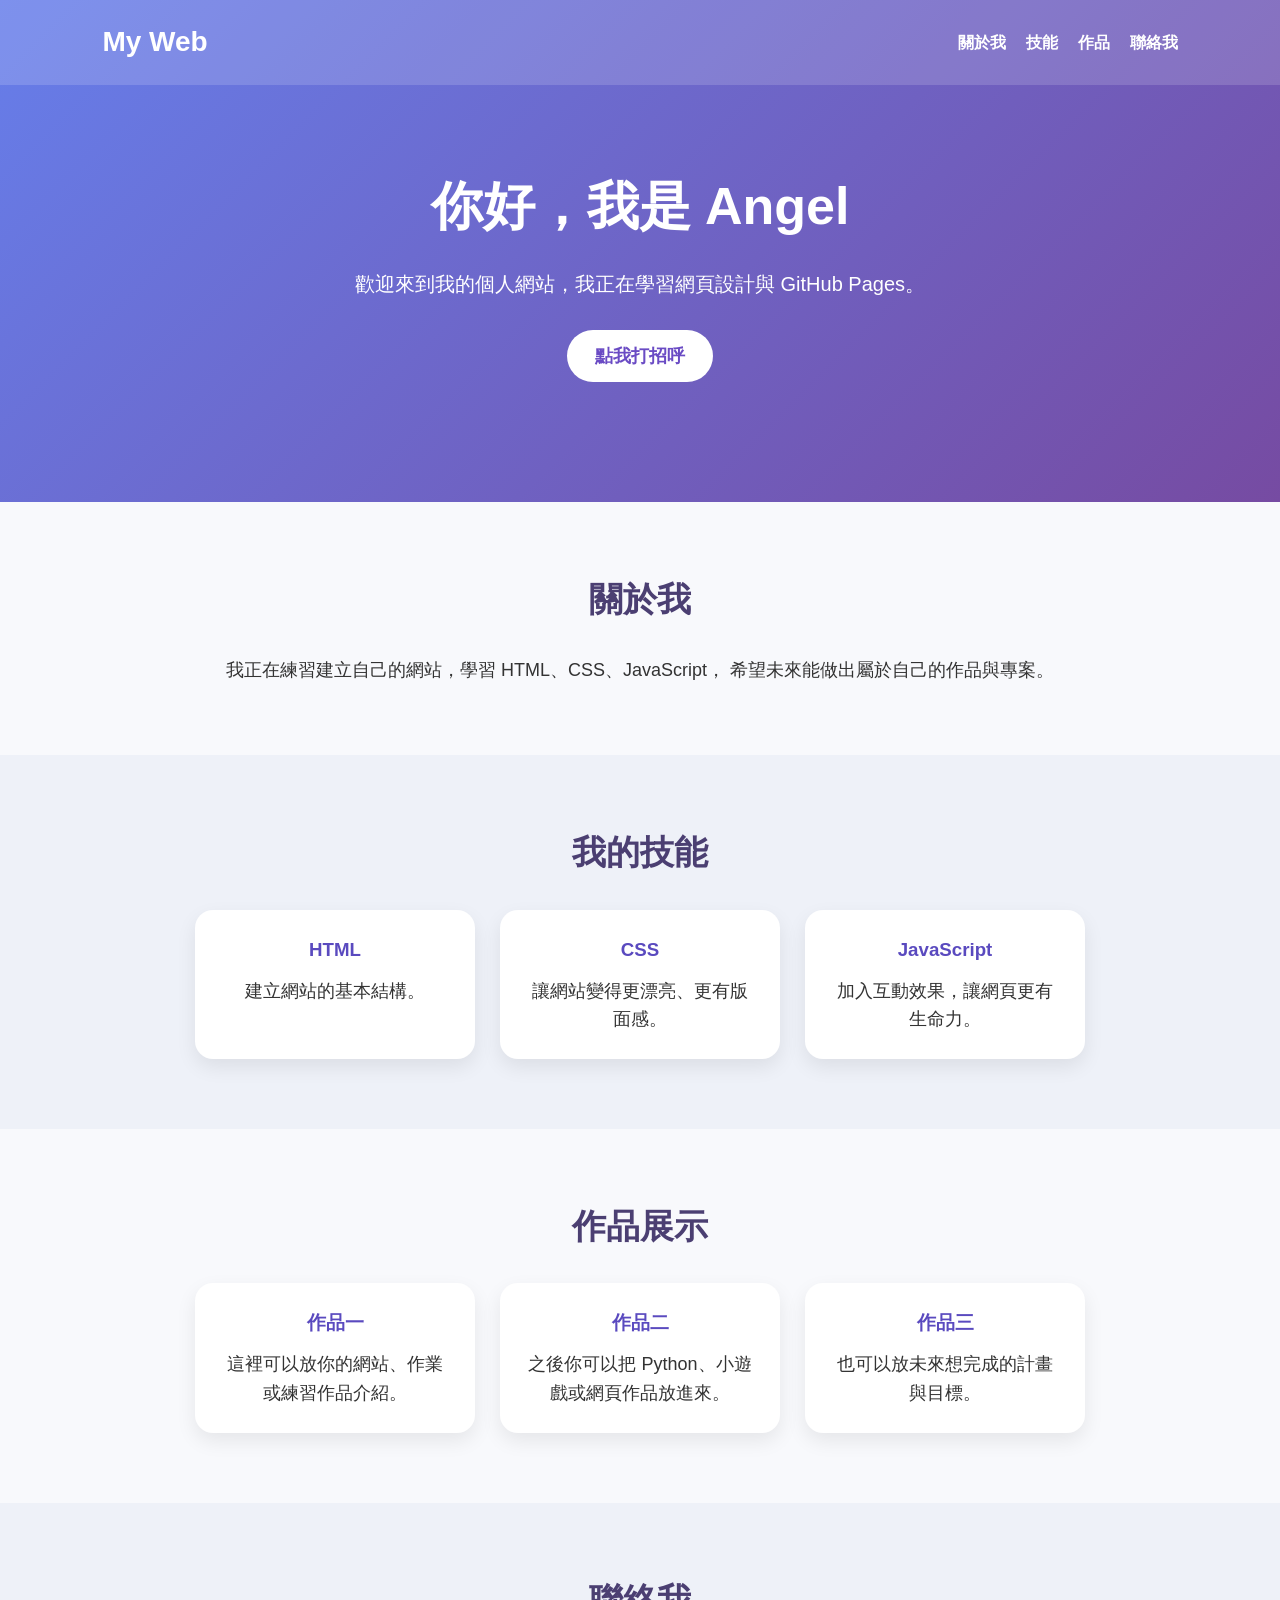
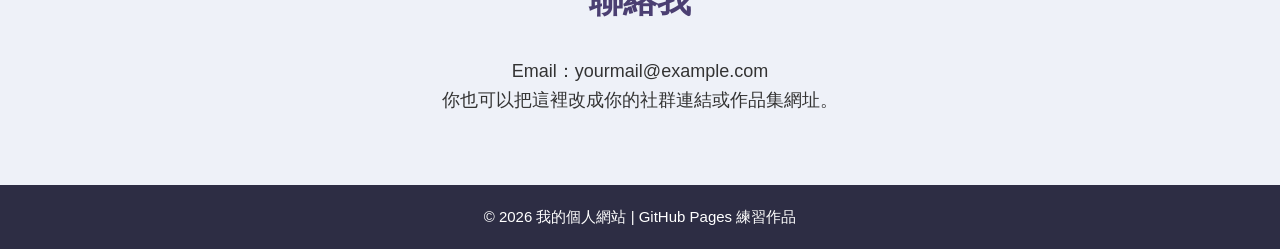
<file: index.html>
<!DOCTYPE html>
<html lang="zh-Hant">
<head>
  <meta charset="UTF-8">
  <meta name="viewport" content="width=device-width, initial-scale=1.0">
  <title>我的個人網站</title>
  <link rel="stylesheet" href="style.css">
</head>
<body>
  <header class="hero">
    <nav class="navbar">
      <div class="logo">My Web</div>
      <ul class="nav-links">
        <li><a href="#about">關於我</a></li>
        <li><a href="#skills">技能</a></li>
        <li><a href="#projects">作品</a></li>
        <li><a href="#contact">聯絡我</a></li>
      </ul>
    </nav>

    <div class="hero-content">
      <h1>你好，我是 Angel</h1>
      <p>歡迎來到我的個人網站，我正在學習網頁設計與 GitHub Pages。</p>
      <button id="helloBtn">點我打招呼</button>
    </div>
  </header>

  <main>
    <section id="about" class="section">
      <h2>關於我</h2>
      <p>
        我正在練習建立自己的網站，學習 HTML、CSS、JavaScript，
        希望未來能做出屬於自己的作品與專案。
      </p>
    </section>

    <section id="skills" class="section alt-bg">
      <h2>我的技能</h2>
      <div class="cards">
        <div class="card">
          <h3>HTML</h3>
          <p>建立網站的基本結構。</p>
        </div>
        <div class="card">
          <h3>CSS</h3>
          <p>讓網站變得更漂亮、更有版面感。</p>
        </div>
        <div class="card">
          <h3>JavaScript</h3>
          <p>加入互動效果，讓網頁更有生命力。</p>
        </div>
      </div>
    </section>

    <section id="projects" class="section">
      <h2>作品展示</h2>
      <div class="cards">
        <div class="card">
          <h3>作品一</h3>
          <p>這裡可以放你的網站、作業或練習作品介紹。</p>
        </div>
        <div class="card">
          <h3>作品二</h3>
          <p>之後你可以把 Python、小遊戲或網頁作品放進來。</p>
        </div>
        <div class="card">
          <h3>作品三</h3>
          <p>也可以放未來想完成的計畫與目標。</p>
        </div>
      </div>
    </section>

    <section id="contact" class="section alt-bg">
      <h2>聯絡我</h2>
      <p>Email：yourmail@example.com</p>
      <p>你也可以把這裡改成你的社群連結或作品集網址。</p>
    </section>
  </main>

  <footer>
    <p>© 2026 我的個人網站 | GitHub Pages 練習作品</p>
  </footer>

  <script src="script.js"></script>
</body>
</html>
</file>
<file: style.css>
* {
  margin: 0;
  padding: 0;
  box-sizing: border-box;
}

body {
  font-family: "Microsoft JhengHei", Arial, sans-serif;
  line-height: 1.6;
  background-color: #f8f9fc;
  color: #333;
}

.navbar {
  display: flex;
  justify-content: space-between;
  align-items: center;
  padding: 20px 8%;
  background: rgba(255, 255, 255, 0.15);
}

.logo {
  font-size: 28px;
  font-weight: bold;
  color: white;
}

.nav-links {
  list-style: none;
  display: flex;
  gap: 20px;
}

.nav-links a {
  color: white;
  text-decoration: none;
  font-weight: bold;
}

.hero {
  background: linear-gradient(135deg, #667eea, #764ba2);
  color: white;
  padding-bottom: 60px;
}

.hero-content {
  text-align: center;
  padding: 80px 20px 60px;
}

.hero-content h1 {
  font-size: 52px;
  margin-bottom: 20px;
}

.hero-content p {
  font-size: 20px;
  max-width: 700px;
  margin: 0 auto 30px;
}

button {
  background-color: white;
  color: #6a4bc4;
  border: none;
  padding: 14px 28px;
  font-size: 18px;
  border-radius: 30px;
  cursor: pointer;
  font-weight: bold;
  transition: 0.3s;
}

button:hover {
  transform: scale(1.05);
  background-color: #f2f2f2;
}

.section {
  padding: 70px 10%;
}

.section h2 {
  text-align: center;
  font-size: 34px;
  margin-bottom: 30px;
  color: #4b3f72;
}

.section p {
  max-width: 850px;
  margin: 0 auto;
  text-align: center;
  font-size: 18px;
}

.alt-bg {
  background-color: #eef1f8;
}

.cards {
  display: flex;
  gap: 25px;
  justify-content: center;
  flex-wrap: wrap;
  margin-top: 30px;
}

.card {
  background: white;
  width: 280px;
  padding: 25px;
  border-radius: 18px;
  box-shadow: 0 8px 20px rgba(0, 0, 0, 0.08);
  text-align: center;
  transition: 0.3s;
}

.card:hover {
  transform: translateY(-8px);
}

.card h3 {
  margin-bottom: 12px;
  color: #5a4abf;
}

footer {
  background-color: #2d2d44;
  color: white;
  text-align: center;
  padding: 20px;
  font-size: 15px;
}

@media (max-width: 768px) {
  .navbar {
    flex-direction: column;
    gap: 12px;
  }

  .nav-links {
    flex-wrap: wrap;
    justify-content: center;
  }

  .hero-content h1 {
    font-size: 36px;
  }

  .hero-content p {
    font-size: 18px;
  }
}
</file>
